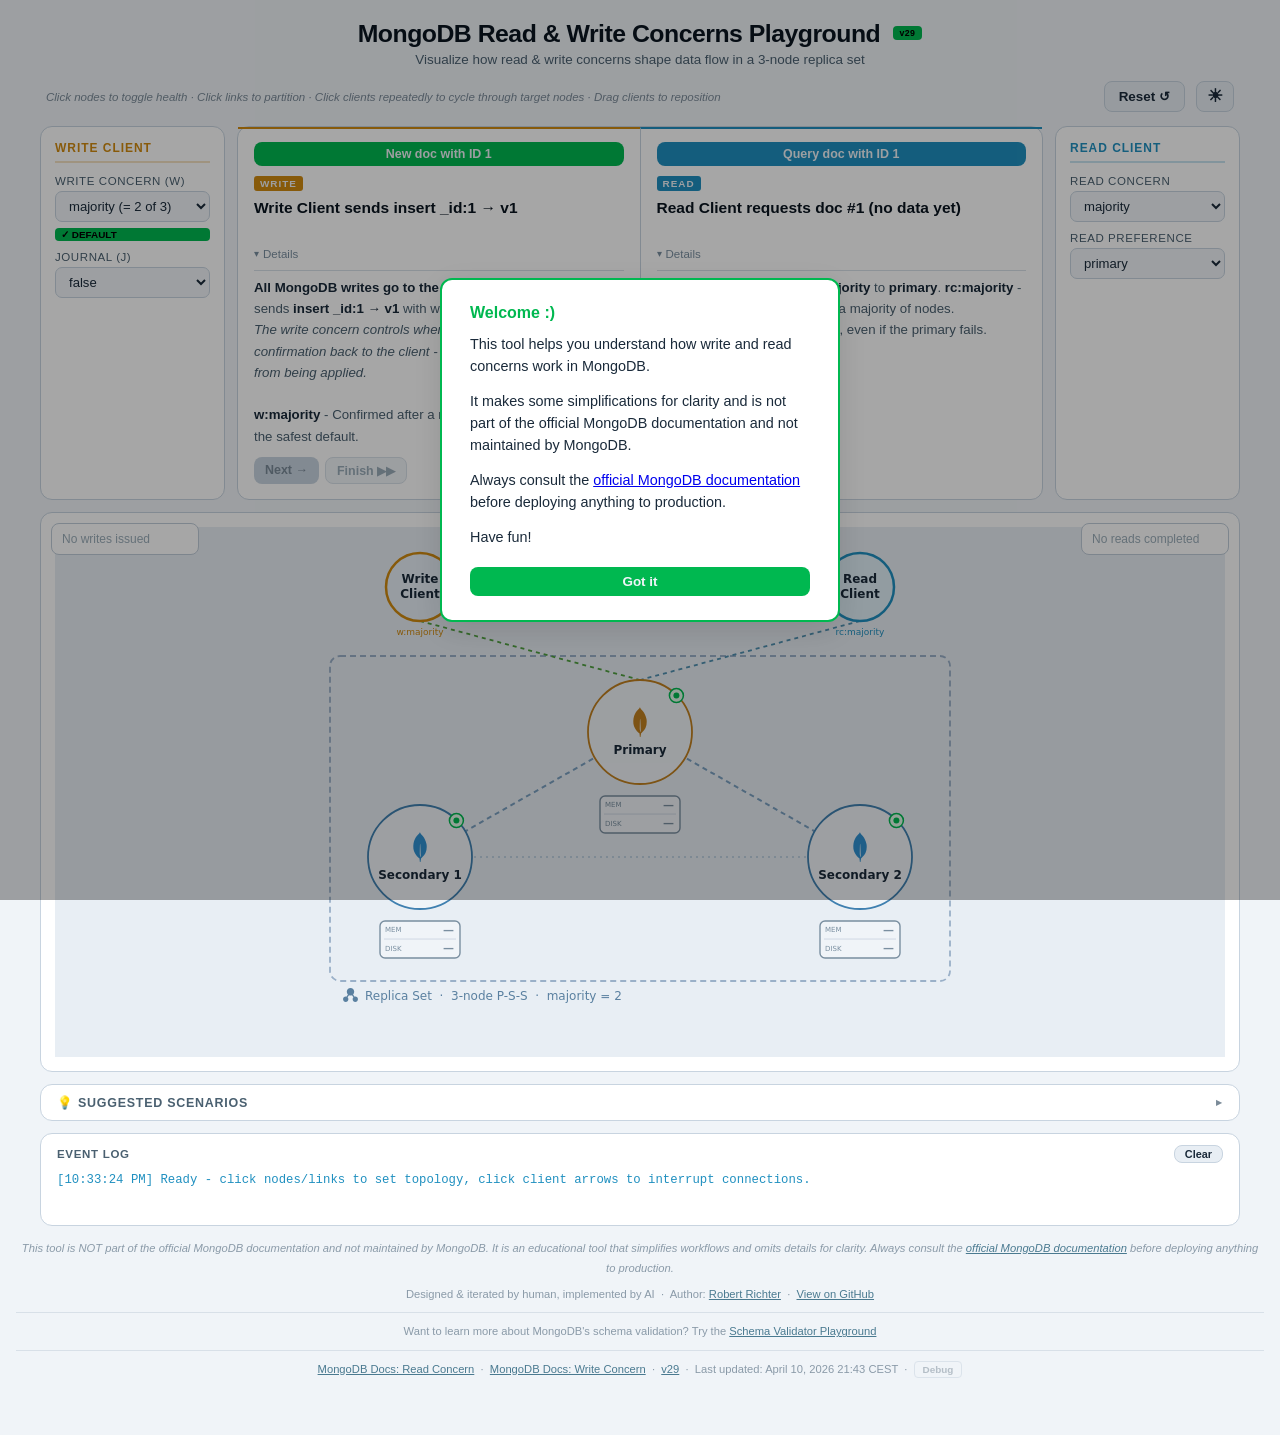
<file: index.html>
<!DOCTYPE html>
<html lang="en">
<head>
  <meta charset="UTF-8" />
  <meta name="viewport" content="width=device-width, initial-scale=1.0" />
  <meta http-equiv="Cache-Control" content="no-cache, no-store, must-revalidate" />
  <meta http-equiv="Pragma" content="no-cache" />
  <meta http-equiv="Expires" content="0" />
  <title>MongoDB Read &amp; Write Concerns Playground</title>
  <link rel="stylesheet" href="css/style.css?v=32" />
  <script src="js/theme.js?v=32"></script>
</head>
<body>

<!-- Welcome popup (first visit only) -->
<div class="modal-overlay welcome-overlay" id="welcome-overlay">
  <div class="modal-box welcome-popup">
    <h2>Welcome :)</h2>
    <p>This tool helps you understand how write and read concerns work in MongoDB.</p>
    <p>It makes some simplifications for clarity and is not part of the official MongoDB documentation and not maintained by MongoDB.</p>
    <p>Always consult the <a href="https://www.mongodb.com/docs/manual/" target="_blank" rel="noopener">official MongoDB documentation</a> before deploying anything to production.</p>
    <p>Have fun!</p>
    <button id="btn-dismiss-welcome">Got it</button>
  </div>
</div>

<!-- Mobile hint popup -->
<div class="modal-overlay mobile-overlay" id="mobile-overlay">
  <div class="modal-box mobile-popup">
    <h2>Heads up</h2>
    <p>This tool is designed for tablets and desktops. On mobile devices, please use landscape mode for the best experience.</p>
    <button id="btn-dismiss-mobile">Got it</button>
  </div>
</div>

<header>
  <h1>MongoDB Read &amp; Write Concerns Playground <a id="version-badge" href="https://github.com/robertrichtermongodb/mongodbtuneableconsistencyplayground#readme" target="_blank" rel="noopener" class="version-badge">v29</a></h1>
  <p class="subtitle">Visualize how read &amp; write concerns shape data flow in a 3-node replica set</p>
</header>

<!-- Topology hint + Reset -->
<div class="topo-bar" id="topo-bar">
  <span class="topo-hint" id="topo-hint">Click nodes to toggle health · Click links to partition · Click clients repeatedly to cycle through target nodes · Drag clients to reposition</span>
  <div class="topo-actions">
    <button class="sec" id="btn-reset">Reset ↺</button>
    <button class="sec theme-toggle" id="btn-theme-toggle">☀</button>
  </div>
</div>

<!-- ═══ Top row: write config | step panels | read config ═══ -->
<div class="config-row">

  <!-- Left: Write concern config -->
  <div class="card config-panel write-config">
    <div class="config-header">Write Client</div>
    <div class="cg">
      <label for="sel-w">Write concern (w)</label>
      <select id="sel-w">
        <option value="0">0 - fire &amp; forget</option>
        <option value="1">1 - primary only</option>
        <option value="majority" selected>majority (= 2 of 3)</option>
        <option value="3">all (w:3)</option>
      </select>
      <span id="w-default-pill" class="config-badge config-badge-hidden"></span>
    </div>
    <div class="cg">
      <label for="sel-j">Journal (j)</label>
      <select id="sel-j">
        <option value="false" selected>false</option>
        <option value="true">true</option>
      </select>
    </div>
  </div>

  <!-- Center: Step panels -->
  <div class="card step-card" id="step-panels-card">
    <div class="step-panels">

      <div class="step-panel write-step-panel" id="write-step-panel">
        <div class="panel-start">
          <button id="btn-write-start">New doc with ID 1</button>
        </div>
        <div class="step-meta">
          <span class="step-label write-label">WRITE</span>
          <span class="step-badge" id="write-step-badge"></span>
          <div class="step-dots" id="write-progress-dots"></div>
        </div>
        <div class="phase-trail" id="write-phase-trail"></div>
        <div class="step-title" id="write-step-title"></div>
        <div class="step-explain" id="write-step-explain"><span class="step-panel-idle">Start a write to step through the replication flow.</span></div>
        <div class="step-actions">
          <button id="btn-write-next" disabled>Next →</button>
          <button class="sec" id="btn-write-finish" disabled>Finish ▶▶</button>
        </div>
      </div>

      <div class="step-panel read-step-panel" id="read-step-panel">
        <div class="panel-start">
          <button class="read-btn" id="btn-read-start">Query doc with ID 1</button>
          <div class="snapshot-actions" id="session-actions">
            <button class="read-btn" id="btn-read-session-start">Start session &amp; read</button>
            <button class="read-btn" id="btn-read-session-again">Read again</button>
            <button class="sec" id="btn-read-session-end">End session</button>
          </div>
        </div>
        <div class="step-meta">
          <span class="step-label read-label">READ</span>
          <span class="step-badge" id="read-step-badge"></span>
          <div class="step-dots" id="read-progress-dots"></div>
        </div>
        <div class="read-step-heading">
          <div class="step-title" id="read-step-title"></div>
          <span class="read-session-badge" id="read-session-badge" hidden></span>
        </div>
        <div class="step-explain" id="read-step-explain"><span class="step-panel-idle">Probe the replica set to observe read concern behaviour.</span></div>
        <div class="step-actions">
          <button class="read-btn" id="btn-read-next" disabled>Next →</button>
          <button class="sec" id="btn-read-finish" disabled>Finish ▶▶</button>
        </div>
      </div>

    </div>
  </div>

  <!-- Right: Read concern config -->
  <div class="card config-panel read-config">
    <div class="config-header">Read Client</div>
    <div class="cg">
      <label for="sel-rc">Read concern</label>
      <select id="sel-rc">
        <option value="local">local</option>
        <option value="available">available</option>
        <option value="majority" selected>majority</option>
        <option value="snapshot">snapshot</option>
        <option value="linearizable">linearizable</option>
      </select>
    </div>
    <div class="cg">
      <label for="sel-readpref">Read preference</label>
      <select id="sel-readpref">
        <option value="primary" selected>primary</option>
        <option value="primaryPreferred">primaryPreferred</option>
        <option value="secondary">secondary</option>
        <option value="secondaryPreferred">secondaryPreferred</option>
      </select>
    </div>
  </div>

</div><!-- /config-row -->

<!-- ═══ Full-width canvas — consistency status floats over it ═══ -->
<div class="card stage">
  <div class="consistency-overlay write-overlay" id="write-status">
    <div class="cb-dim">No writes issued</div>
  </div>
  <div class="consistency-overlay read-overlay" id="read-status">
    <div class="cb-dim">No reads completed</div>
  </div>
  <!-- Canvas-contextual election trigger — positioned via JS below the dead primary -->
  <button id="btn-canvas-election" class="canvas-election-btn">
    ⚡ Trigger Election
    <span class="raft-hint">ⓘ Raft consensus - hover for details</span>
  </button>
  <button id="btn-canvas-reset-ui" class="canvas-reset-ui-btn" title="Reset client positions">↺</button>
  <canvas id="canvas"
    role="img"
    aria-label="MongoDB 3-node replica set topology showing write client, read client, primary, and two secondaries with replication links">
  </canvas>
</div>

<div class="card scenarios-panel">
  <details id="scenarios-details">
    <summary class="scenarios-summary">💡 Suggested scenarios</summary>
    <div class="scenarios-list" id="scenarios-list"></div>
  </details>
</div>

<div class="card log-card log-panel">
  <div class="log-header">
    <h2>Event log</h2>
    <button class="sec log-clear-btn" id="btn-clear-log">Clear</button>
  </div>
  <div id="event-log"></div>
</div>

<footer>
  <div class="footer-disclaimer">
    This tool is NOT part of the official MongoDB documentation and not maintained by MongoDB.
    It is an educational tool that simplifies workflows and omits details for clarity. Always consult the
    <a href="https://www.mongodb.com/docs/manual/" target="_blank" rel="noopener">official MongoDB documentation</a>
    before deploying anything to production.
  </div>
  <div>
    Designed &amp; iterated by human, implemented by AI &nbsp;·&nbsp;
    Author: <a href="https://www.linkedin.com/in/robert-richter-27b46812b/" target="_blank" rel="noopener">Robert Richter</a>
    &nbsp;·&nbsp; <a href="https://github.com/robertrichtermongodb/mongodbtuneableconsistencyplayground" target="_blank" rel="noopener">View on GitHub</a>
  </div>
  <div class="footer-rule">
    Want to learn more about MongoDB's schema validation? Try the <a href="https://robertrichtermongodb.github.io/mongodbschemavalidationvisualizer/" target="_blank" rel="noopener">Schema Validator Playground</a>
  </div>
  <div class="footer-rule">
    <a href="https://www.mongodb.com/docs/manual/reference/read-concern/" target="_blank" rel="noopener">MongoDB Docs: Read Concern</a>
    &nbsp;·&nbsp;
    <a href="https://www.mongodb.com/docs/manual/reference/write-concern/" target="_blank" rel="noopener">MongoDB Docs: Write Concern</a>
    &nbsp;·&nbsp; <a href="https://github.com/robertrichtermongodb/mongodbtuneableconsistencyplayground#readme" target="_blank" rel="noopener">v29</a>
    &nbsp;·&nbsp; Last updated: April 10, 2026 21:43 CEST
    &nbsp;·&nbsp; <button id="btn-debug">Debug</button>
  </div>
</footer>

<script src="js/state.js?v=32"></script>
<script src="js/logger.js?v=32"></script>
<script src="js/icons.js?v=32"></script>
<script src="js/texts.js?v=32"></script>
<script src="js/animation.js?v=32"></script>
<script src="js/draw.js?v=32"></script>
<script src="js/status-views.js?v=32"></script>
<script src="js/engine.js?v=32"></script>
<script src="js/write-machine.js?v=32"></script>
<script src="js/read-steps.js?v=32"></script>
<script src="js/election-steps.js?v=32"></script>
<script src="js/tooltips.js?v=32"></script>
<script src="js/app.js?v=32"></script>
</body>
</html>
</file>
<file: css/style.css>
*, *::before, *::after { box-sizing: border-box; margin: 0; padding: 0; }
body {
  font-family: -apple-system, BlinkMacSystemFont, 'Segoe UI', Roboto, sans-serif;
  background: var(--pageBg); color: var(--text);
  min-height: 100vh; display: flex; flex-direction: column;
  align-items: center; padding: 20px 16px 56px; gap: 12px;
}
header { text-align: center; }
h1 { font-size: 1.55rem; font-weight: 800; color: var(--textBright); letter-spacing: -0.02em; }
.version-badge { display: inline-block; font-size: 0.55rem; font-weight: 700; padding: 2px 7px; border-radius: 4px; background: var(--green); color: #000; text-decoration: none; vertical-align: middle; margin-left: 6px; letter-spacing: 0.04em; position: relative; top: -2px; }
.subtitle { margin-top: 4px; font-size: 0.84rem; color: var(--textSecondary); }

.card {
  background: var(--cardBg); border: 1px solid var(--border); border-radius: 12px;
}

/* ── Topology hint bar ── */
.topo-bar {
  width: 100%; max-width: 1200px;
  display: flex; align-items: center; justify-content: space-between;
  padding: 2px 6px;
}
.topo-hint { font-size: 0.72rem; color: var(--textMuted); font-style: italic; }

/* ── Form elements ── */
.cg { display: flex; flex-direction: column; gap: 4px; }
.cg label { font-size: 0.72rem; color: var(--textSecondary); text-transform: uppercase; letter-spacing: 0.05em; }

select, input[type=number] {
  background: var(--inputBg); border: 1px solid var(--border); color: var(--text);
  border-radius: 7px; padding: 6px 9px; font-size: 0.82rem; cursor: pointer;
}
select:focus, input[type=number]:focus { outline: 2px solid var(--green); border-color: transparent; }

.config-badge { display: inline-block; font-size: 0.62rem; font-weight: 700; padding: 1px 6px; border-radius: 4px; margin-top: 2px; transition: opacity 0.2s; }
.config-badge-hidden { opacity: 0; pointer-events: none; }
.config-badge-warn { background: var(--amber); color: #000; opacity: 1; }
.config-badge-ok   { background: var(--green); color: #000; opacity: 1; }

button {
  background: var(--green); color: var(--pageBg); border: none;
  border-radius: 8px; padding: 7px 14px; font-size: 0.84rem; font-weight: 700;
  cursor: pointer; white-space: nowrap;
}
button:hover { background: var(--greenHover); }
button:focus-visible { outline: 2px solid var(--green); outline-offset: 2px; }
button:disabled { background: var(--border); color: var(--textMuted); cursor: not-allowed; }
button:disabled:hover { background: var(--border); color: var(--textMuted); }
button.sec { background: var(--btnSecBg); color: var(--text); border: 1px solid var(--border); }
button.sec:hover:not(:disabled) { background: var(--border); }
button.sec:disabled { background: var(--btnSecDisBg); color: var(--textDim); border-color: var(--btnSecDisBrd); }
button.sec.on { background: var(--btnSecOnBg); border-color: var(--green); color: var(--green); }
button.read-btn { background: var(--blue); color: var(--pageBg); }
button.read-btn:hover:not(:disabled) { background: var(--blueHover); }
button.read-btn:disabled { background: var(--border); color: var(--textMuted); }

/* ── Theme toggle ── */
.theme-toggle { font-size: 1.1rem; padding: 5px 10px; line-height: 1; margin-left: 6px; }

/* ── Config row: write config | step panels | read config ── */
.config-row {
  display: flex; gap: 12px;
  width: 100%; max-width: 1200px;
  align-items: stretch;
}
.config-panel {
  width: 185px; flex-shrink: 0;
  padding: 14px; display: flex; flex-direction: column; gap: 10px;
}
.config-panel select { width: 100%; }
.config-header {
  font-size: 0.75rem; font-weight: 800;
  text-transform: uppercase; letter-spacing: 0.08em;
  padding-bottom: 6px; margin-bottom: 2px;
}
.write-config .config-header { color: var(--amber); border-bottom: 2px solid var(--amberAlpha40); }
.read-config  .config-header { color: var(--blue);  border-bottom: 2px solid var(--blueAlpha40); }
.step-card { flex: 1; display: block; }

/* ── Stage (full-width canvas row) ── */
.stage { padding: 14px; position: relative; width: 100%; max-width: 1200px; }
#canvas { display: block; width: 100%; height: 530px; }

/* ── Consistency overlays (float over canvas near client icons) ── */
.consistency-overlay {
  position: absolute; top: 10px; width: 148px;
  background: var(--overlayBg); border: 1px solid var(--borderMuted);
  border-radius: 8px; padding: 8px 10px; z-index: 2; pointer-events: none;
}
.write-overlay { left: 10px; }
.read-overlay  { right: 10px; }
.cb-dim    { color: var(--textDim); font-size: 0.75rem; }
.cb-label  { font-size: 0.67rem; color: var(--textSecondary); font-weight: 700; text-transform: uppercase; letter-spacing: 0.04em; margin-bottom: 3px; }
.cb-status { font-size: 0.82rem; font-weight: 700; margin-bottom: 3px; }
.cb-ok     { color: var(--green); }
.cb-warn   { color: var(--amber); }
.cb-error  { color: var(--red); }
.cb-detail { font-size: 0.70rem; color: var(--textTertiary); line-height: 1.45; }
.cb-default-note { font-size: 0.68rem; color: var(--blue); line-height: 1.45; margin-top: 5px; padding-top: 5px; border-top: 1px dashed var(--border); }

/* ── Step panels ── */
.panel-start { margin-bottom: 10px; }
.panel-start button { width: 100%; padding: 5px 11px; font-size: 0.78rem; }
.snapshot-actions { display: none; gap: 6px; flex-wrap: wrap; }
.snapshot-actions button { flex: 1; min-width: 110px; }
.snapshot-actions #btn-read-session-start { min-width: 140px; }
.snapshot-actions #btn-read-session-again,
.snapshot-actions #btn-read-session-end { min-width: 105px; }
.step-panels { display: flex; }
.step-panel { flex: 1; padding: 13px 16px 15px; }
.step-actions button { padding: 5px 11px; font-size: 0.78rem; }
.step-panel-idle { color: var(--textDim); font-size: 0.82rem; font-style: italic; }
.step-panel + .step-panel { border-left: 1px solid var(--border); }
.write-step-panel { border-top: 2px solid var(--amber); }
.read-step-panel  { border-top: 2px solid var(--blue); }

/* Write panel repurposed for election steps */
.write-step-panel.election-mode { border-top-color: var(--purple); }
.write-step-panel.election-mode .step-label.write-label { background: var(--purple); }
.write-step-panel.election-mode .panel-start { display: none; }

.step-meta { display: flex; align-items: center; gap: 8px; margin-bottom: 7px; flex-wrap: wrap; }
.step-label { font-size: 0.62rem; font-weight: 800; letter-spacing: 0.1em; padding: 2px 6px; border-radius: 3px; flex-shrink: 0; }
.write-label { background: var(--amber); color: var(--pageBg); }
.read-label  { background: var(--blue); color: var(--pageBg); }
.step-badge { font-size: 0.7rem; font-weight: 700; text-transform: uppercase; letter-spacing: 0.07em; color: var(--textSecondary); }
.step-dots { display: flex; gap: 5px; }
.step-dot { width: 7px; height: 7px; border-radius: 50%; background: var(--border); transition: background .2s; }
.step-dot.done    { background: var(--green); }
.step-dot.current { background: var(--amber); }
.read-step-heading { display: flex; align-items: flex-start; gap: 10px; margin-bottom: 4px; flex-wrap: wrap; }
.read-step-heading .step-title { flex: 1; min-width: 12ch; margin-bottom: 0; }
.read-session-badge {
  flex-shrink: 0;
  font-size: 0.58rem;
  font-weight: 800;
  letter-spacing: 0.12em;
  color: var(--amber);
  background: var(--amberDarkBg);
  border: 1px solid var(--amber);
  border-radius: 4px;
  padding: 4px 7px;
  line-height: 1.15;
  white-space: nowrap;
  margin-top: 1px;
}
.step-title { font-size: 0.97rem; font-weight: 700; color: var(--textBright); margin-bottom: 4px; min-height: 2.6em; line-height: 1.3; }
.step-explain { font-size: 0.83rem; color: var(--textSecondary); line-height: 1.6; }
.step-explain strong { color: var(--text); }
.step-actions { display: flex; gap: 6px; margin-top: 10px; }

/* ── Phase trail (write progress breadcrumb) ── */
.phase-trail { display: flex; align-items: center; gap: 0; margin-bottom: 8px; flex-wrap: wrap; min-height: 22px; }
.phase-trail:empty { display: none; }
.phase-pill {
  display: inline-flex; align-items: center; gap: 4px;
  font-size: 0.68rem; font-weight: 600; letter-spacing: 0.02em;
  padding: 2px 8px; border-radius: 10px;
  white-space: nowrap; transition: all 0.25s ease;
}
.phase-pill.done    { color: var(--green); background: var(--greenPillBg); }
.phase-pill.active  { color: var(--amber); background: var(--amberPillBg); }
.phase-pill.pending { color: var(--textDim); background: transparent; }
.phase-pill.error   { color: var(--red); background: var(--redPillBg); }

.phase-pill .phase-icon { font-size: 0.6rem; line-height: 1; }
.phase-pill.active .phase-icon { animation: phase-pulse 1.4s ease-in-out infinite; }

.phase-sep { color: var(--phaseSep); font-size: 0.55rem; padding: 0 2px; user-select: none; }

@keyframes phase-pulse {
  0%, 100% { opacity: 1; }
  50% { opacity: 0.4; }
}
@media (prefers-reduced-motion: reduce) {
  .phase-pill.active .phase-icon { animation: none; }
}

/* ── Collapsible step details ── */
.step-details { margin-top: 2px; }
.step-details-toggle {
  display: inline-flex; align-items: center; gap: 4px;
  font-size: 0.72rem; color: var(--textDimmer); cursor: pointer;
  list-style: none; user-select: none;
}
.step-details-toggle::-webkit-details-marker { display: none; }
.step-details-toggle::before { content: '▸ '; font-size: 0.65rem; }
details[open] .step-details-toggle::before { content: '▾ '; }
.step-explain-body { margin-top: 6px; padding-top: 6px; border-top: 1px solid var(--borderSubtle); min-height: 135px; }
.default-safety { display: block; margin-top: 6px; padding-top: 5px; border-top: 1px dashed var(--border); color: var(--blue); font-style: normal; font-size: 0.78em; }
.cap-label { display: inline-block; font-size: 0.82em; font-weight: 600; color: var(--green); cursor: help; border-bottom: 1px dashed var(--green); }
.cap-label-warn { color: var(--amber); border-bottom-color: var(--amber); }

/* ── Canvas election button (absolute overlay on canvas stage) ── */
.canvas-election-btn {
  position: absolute;
  display: none;
  background: var(--purpleDarkBg);
  border: 1.5px solid var(--purple);
  color: var(--purpleLt);
  border-radius: 8px;
  padding: 5px 14px 6px;
  font-size: 0.8rem;
  font-weight: 700;
  cursor: pointer;
  transform: translateX(-50%);
  z-index: 10;
  white-space: nowrap;
  line-height: 1.3;
}
.canvas-election-btn:hover { background: var(--purpleHoverBg); border-color: var(--purpleLt); color: var(--purpleLtHov); }
.canvas-election-btn .raft-hint {
  display: block;
  font-size: 0.6rem;
  font-weight: 400;
  color: var(--purpleHint);
  text-align: center;
  margin-top: 1px;
}
.canvas-election-btn.canvas-election-info,
.canvas-election-btn.canvas-election-info:hover {
  max-width: 160px;
  white-space: normal;
  text-align: center;
  opacity: 0.75;
  cursor: default;
  font-style: italic;
  pointer-events: none;
}
.canvas-reset-ui-btn {
  position: absolute; bottom: 8px; right: 8px; z-index: 10;
  display: none; width: 28px; height: 28px;
  background: var(--cardBg, #1a1a2e); border: 1px solid var(--borderMuted, #333);
  border-radius: 6px; color: var(--textSecondary, #888);
  font-size: 16px; line-height: 1; cursor: pointer; padding: 0;
}
.canvas-reset-ui-btn:hover { color: var(--text, #eee); border-color: var(--blue, #5af); }

/* ── Log ── */
.log-card { width: 100%; max-width: 1200px; }
.log-panel { padding: 11px 16px; }
.log-header { display: flex; align-items: center; justify-content: space-between; margin-bottom: 7px; }
.log-header h2 { font-size: 0.72rem; text-transform: uppercase; letter-spacing: .06em; color: var(--textSecondary); }
.log-clear-btn { padding: 2px 10px; font-size: 0.68rem; }
#event-log { font-family: 'SF Mono','Fira Code',monospace; font-size: 0.77rem; line-height: 1.65; color: var(--textSecondary); min-height: 44px; max-height: 120px; overflow-y: auto; }
#event-log .ok   { color: var(--green); }
#event-log .warn { color: var(--amber); }
#event-log .err  { color: var(--red); }
#event-log .info { color: var(--blue); }
#event-log .log-step { line-height: 1.4; }
#event-log .log-details summary { cursor: pointer; list-style: none; }
#event-log .log-details summary::-webkit-details-marker { display: none; }
#event-log .log-details summary::marker { display: none; content: ''; }
#event-log .log-details[open] summary { margin-bottom: 3px; }
#event-log .log-explain { font-family: -apple-system, BlinkMacSystemFont, 'Segoe UI', Roboto, sans-serif; font-size: 0.72rem; line-height: 1.5; color: var(--textSecondary); padding: 4px 0 6px 16px; border-left: 2px solid var(--border); margin-left: 2px; opacity: 0.85; }

/* ── Popup overlays (shared base) ── */
.modal-overlay {
  position: fixed; inset: 0; background: var(--popupScrim);
  display: flex; align-items: center; justify-content: center;
  opacity: 0; visibility: hidden; transition: opacity .2s, visibility .2s;
}
.modal-overlay.visible { opacity: 1; visibility: visible; }
.modal-box {
  background: var(--popupBg); border-radius: 12px; padding: 24px 28px;
  box-shadow: var(--popupShadow);
}
.modal-box h2 { font-size: 1rem; margin-bottom: 12px; }
.modal-box p { color: var(--text); font-size: 0.9rem; line-height: 1.5; margin-bottom: 14px; }
.modal-box p:last-of-type { margin-bottom: 18px; }
.modal-box button { width: 100%; }

/* ── Welcome popup ── */
.welcome-overlay { z-index: 10001; }
.welcome-popup { border: 2px solid var(--green); max-width: 400px; }
.welcome-popup h2 { color: var(--green); }

/* ── Mobile hint popup ── */
.mobile-overlay { z-index: 10000; }
.mobile-popup { border: 2px solid var(--amber); max-width: 360px; }
.mobile-popup h2 { color: var(--amber); }



/* ── Custom tooltip ── */
.tip {
  position: fixed;
  z-index: 10000;
  max-width: 340px;
  padding: 10px 14px;
  border-radius: 8px;
  background: var(--cardBg);
  border: 1px solid var(--border);
  box-shadow: 0 6px 24px rgba(0,0,0,0.35);
  pointer-events: none;
  opacity: 0;
  visibility: hidden;
  transition: opacity 0.15s ease, visibility 0.15s ease;
  font-size: 0.78rem;
  line-height: 1.55;
  color: var(--textSecondary);
}
.tip.visible { opacity: 1; visibility: visible; }
.tip-title {
  font-weight: 700;
  color: var(--textBright);
  font-size: 0.8rem;
  margin-bottom: 4px;
}
.tip-body { color: var(--textSecondary); }
.tip-arrow {
  position: absolute;
  width: 10px; height: 10px;
  background: var(--cardBg);
  border-right: 1px solid var(--border);
  border-bottom: 1px solid var(--border);
  transform: rotate(45deg);
  bottom: -6px;
  left: 50%;
  margin-left: -5px;
}
.tip.below .tip-arrow {
  top: -6px; bottom: auto;
  border-right: none; border-bottom: none;
  border-left: 1px solid var(--border);
  border-top: 1px solid var(--border);
}

/* ── Scenarios panel ─────────────────────────────────── */
.scenarios-panel { width: 100%; max-width: 1200px; }
.scenarios-summary {
  display: flex; align-items: center; gap: 8px;
  padding: 10px 16px; cursor: pointer;
  font-size: 0.78rem; font-weight: 700; color: var(--textSecondary);
  text-transform: uppercase; letter-spacing: 0.06em;
  user-select: none; list-style: none;
}
.scenarios-summary::-webkit-details-marker { display: none; }
.scenarios-summary::after { content: '▸'; font-size: 0.7rem; margin-left: auto; color: var(--textMuted); transition: transform 0.2s; }
details[open] .scenarios-summary::after { transform: rotate(90deg); }
.scenarios-summary:hover { color: var(--textBright); }
.scenarios-list { padding: 0 12px 14px; }
.scenario-group-hdr { padding: 10px 4px 4px; }
.scenario-group-title { font-size: 0.92rem; font-weight: 700; color: var(--textBright); }
.scenario-group-sub  { font-size: 0.68rem; color: var(--textMuted); margin-top: 1px; }
.scenario-grid {
  display: grid;
  grid-template-columns: repeat(auto-fill, minmax(240px, 1fr));
  gap: 8px; padding: 6px 0;
}
.scenario-item {
  background: var(--inputBg); border: 1px solid var(--border); border-radius: 8px;
  padding: 10px 12px; display: flex; flex-direction: column; gap: 5px;
}
.scenario-name { font-size: 0.78rem; font-weight: 700; color: var(--textBright); }
.scenario-what { font-size: 0.72rem; color: var(--textSecondary); line-height: 1.5; flex: 1; }
.scenario-what strong { color: var(--textBright); }
.scenario-next { font-size: 0.7rem; color: var(--textMuted); line-height: 1.55; padding: 6px 0 2px; border-top: 1px solid var(--border); margin-top: 4px; }
.scenario-next em { color: var(--textSecondary); font-style: normal; }
.scenario-btn  { margin-top: 6px; padding: 4px 10px; font-size: 0.72rem; align-self: flex-start; }

/* ── Debug overlay ───────────────────────────────────── */
#dbg-overlay { position: absolute; top: 0; left: 0; width: 0; height: 0; z-index: 9999; pointer-events: none; }
.dbg-badge {
  position: absolute; z-index: 9999;
  background: #ff00cc; color: #fff; font: bold 9px monospace;
  padding: 1px 4px; border-radius: 3px; pointer-events: none;
  white-space: nowrap; line-height: 1.2;
}
#btn-debug {
  background: none; border: 1px solid var(--border); color: var(--textMuted);
  font-size: 0.62rem; padding: 2px 8px; border-radius: 4px; cursor: pointer;
  opacity: 0.5; transition: opacity 0.2s;
}
#btn-debug:hover { opacity: 1; }
.debug-labels #btn-debug { opacity: 1; color: #ff00cc; border-color: #ff00cc; }

/* ── Footer ──────────────────────────────────────────── */
footer { font-size: 0.7rem; color: var(--footerText); text-align: center; line-height: 1.8; }
footer a { color: var(--footerLink); text-decoration: underline; }
footer a:hover { color: var(--footerLinkHov); }
.footer-disclaimer { margin-bottom: 6px; font-style: italic; }
.footer-rule { margin-top: 8px; padding-top: 8px; border-top: 1px solid var(--footerBorder); }
.topo-actions { display: flex; gap: 5px; }
</file>
